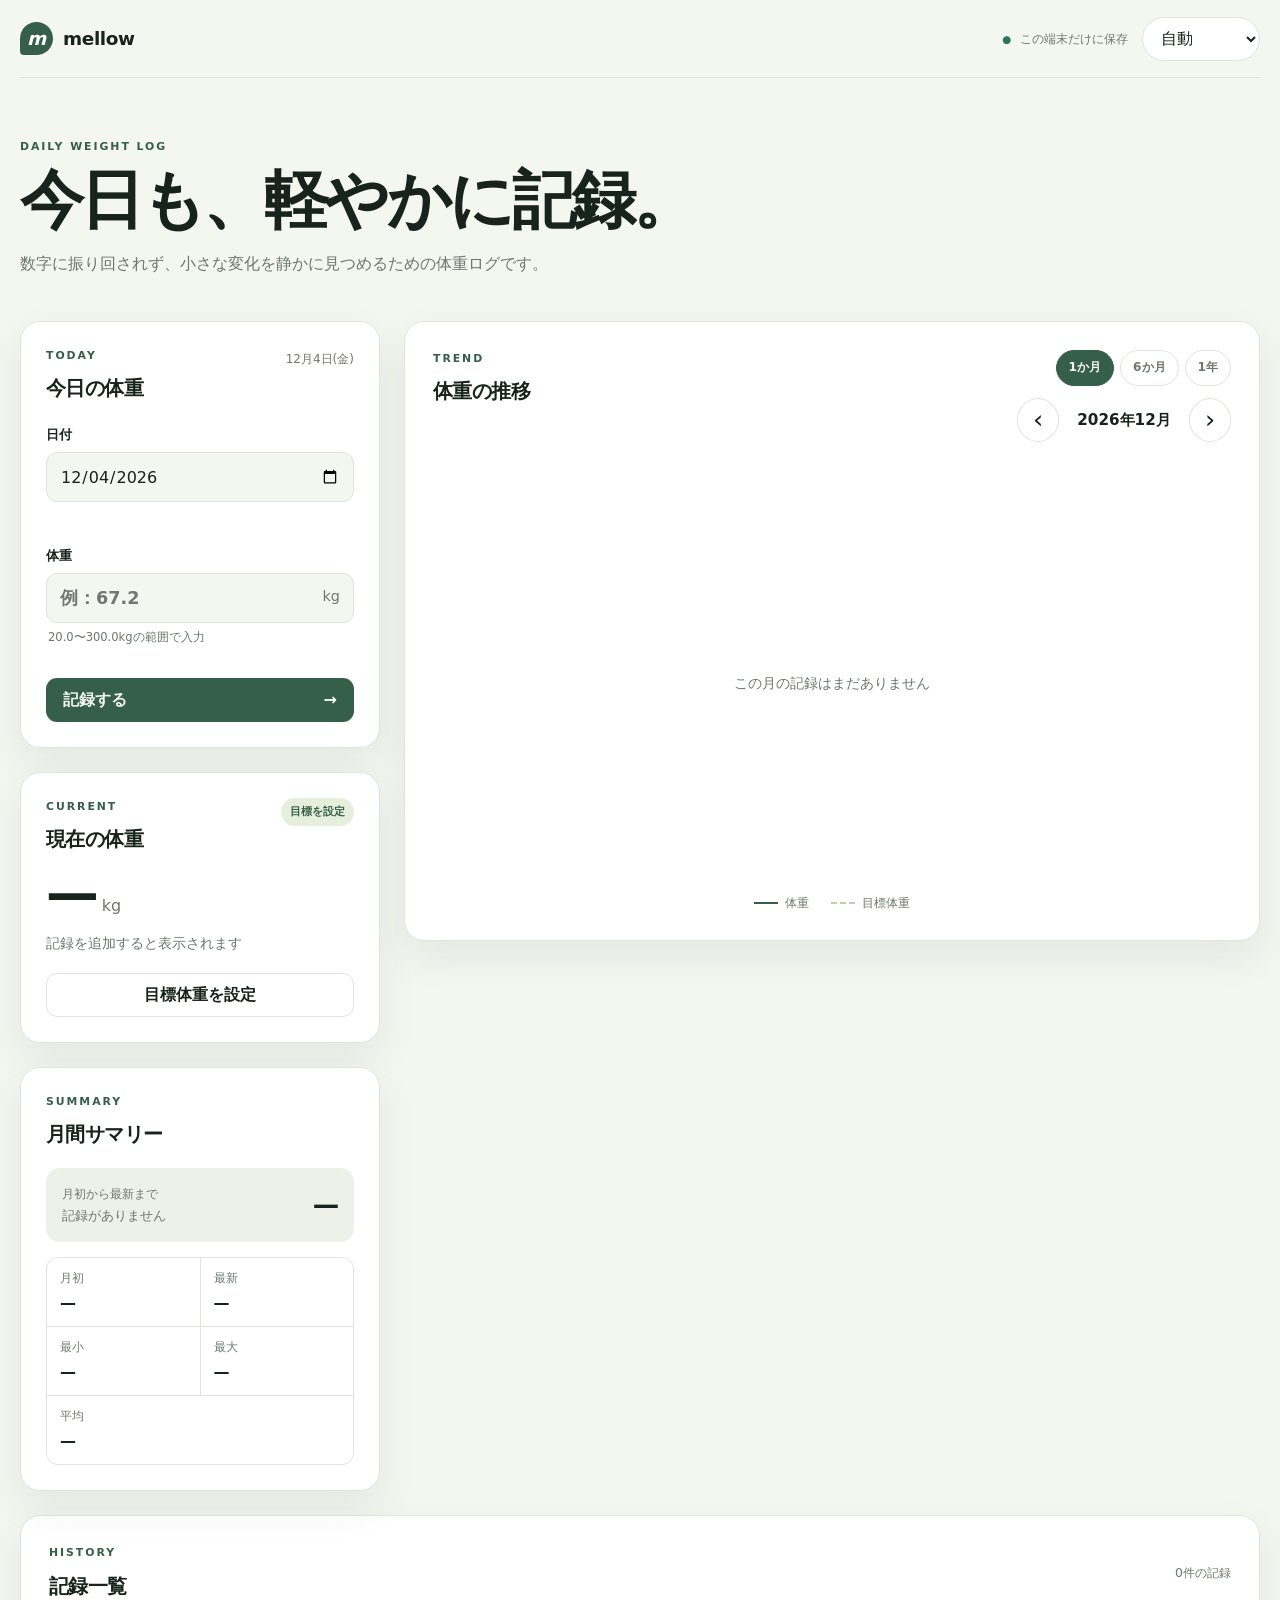
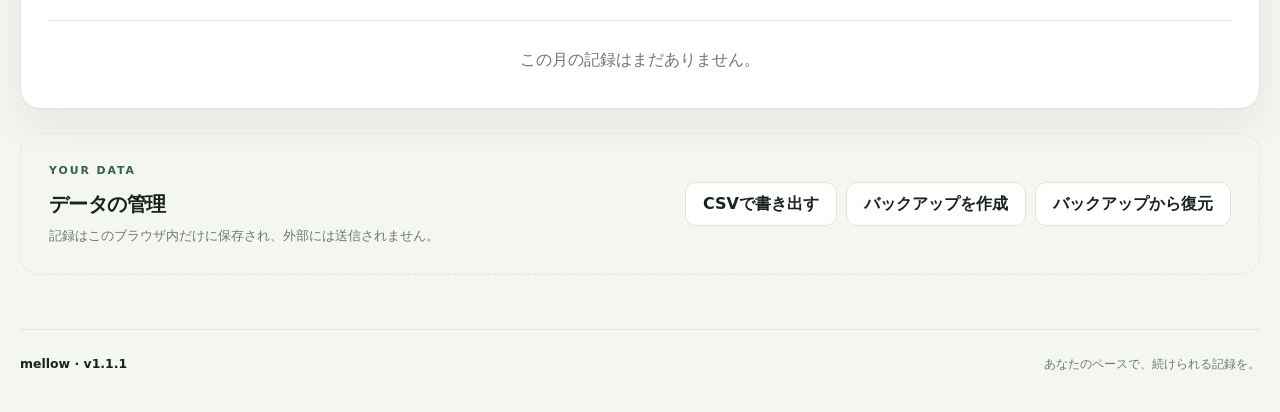
<file: index.html>
<!doctype html>
<html lang="ja" data-theme="auto">
  <head>
    <meta charset="UTF-8" />
    <meta name="viewport" content="width=device-width, initial-scale=1.0, viewport-fit=cover" />
    <meta name="theme-color" content="#f7f8f3" />
    <meta name="description" content="体重を端末内だけで記録・振り返りできる軽量ライフログアプリ" />
    <meta name="apple-mobile-web-app-capable" content="yes" />
    <meta name="apple-mobile-web-app-status-bar-style" content="default" />
    <meta name="apple-mobile-web-app-title" content="mellow" />
    <title>mellow — 体重記録</title>
    <link rel="icon" href="[data-uri]" />
    <link rel="apple-touch-icon" href="./icons/icon-180.png" />
    <link rel="manifest" href="./manifest.webmanifest" />
    <link rel="stylesheet" href="./styles.css?v=4" />
  </head>
  <body>
    <div class="app-shell">
      <header class="topbar">
        <a class="brand" href="#top" aria-label="mellow ホーム">
          <span class="brand-mark" aria-hidden="true">m</span>
          <span>mellow</span>
        </a>
        <div class="header-actions">
          <span class="local-only"><span aria-hidden="true">●</span> この端末だけに保存</span>
          <label class="theme-control">
            <span class="sr-only">表示テーマ</span>
            <select id="themeSelect" aria-label="表示テーマ">
              <option value="auto">自動</option>
              <option value="light">ライト</option>
              <option value="dark">ダーク</option>
            </select>
          </label>
        </div>
      </header>

      <main id="top">
        <section class="hero" aria-labelledby="pageTitle">
          <p class="eyebrow">DAILY WEIGHT LOG</p>
          <h1 id="pageTitle">今日も、軽やかに記録。</h1>
          <p>数字に振り回されず、小さな変化を静かに見つめるための体重ログです。</p>
        </section>

        <div class="dashboard">
            <section class="card entry-card" aria-labelledby="entryTitle">
              <div class="section-heading">
                <div>
                  <p class="section-kicker">TODAY</p>
                  <h2 id="entryTitle">今日の体重</h2>
                </div>
                <span class="today-badge" id="todayBadge"></span>
              </div>
              <form id="weightForm" novalidate>
                <div class="field">
                  <label for="dateInput">日付</label>
                  <input id="dateInput" name="date" type="date" required />
                  <p class="field-error" id="dateError" role="alert"></p>
                </div>
                <div class="field">
                  <label for="weightInput">体重</label>
                  <div class="unit-input">
                    <input id="weightInput" name="weight" type="number" inputmode="decimal" min="20" max="300" step="0.1" placeholder="例：67.2" required aria-describedby="weightHint weightError" />
                    <span>kg</span>
                  </div>
                  <p class="field-hint" id="weightHint">20.0〜300.0kgの範囲で入力</p>
                  <p class="field-error" id="weightError" role="alert"></p>
                </div>
                <button class="primary-button" type="submit" id="submitButton">記録する <span aria-hidden="true">→</span></button>
                <button class="text-button hidden" type="button" id="cancelEditButton">編集をキャンセル</button>
              </form>
            </section>

            <section class="card current-card" aria-labelledby="currentTitle">
              <div class="section-heading compact">
                <div>
                  <p class="section-kicker">CURRENT</p>
                  <h2 id="currentTitle">現在の体重</h2>
                </div>
                <span class="status-pill" id="goalStatus">目標を設定</span>
              </div>
              <div class="current-value"><strong id="currentWeight">—</strong><span>kg</span></div>
              <p class="goal-distance" id="goalDistance">記録を追加すると表示されます</p>
              <button class="secondary-button" type="button" id="openGoalButton">目標体重を設定</button>
            </section>

            <section class="card summary-card" aria-labelledby="summaryTitle">
              <div class="section-heading compact">
                <div>
                  <p class="section-kicker">SUMMARY</p>
                  <h2 id="summaryTitle">月間サマリー</h2>
                </div>
              </div>
              <div class="change-block neutral" id="changeBlock">
                <span>月初から最新まで</span>
                <strong id="changeValue">—</strong>
                <small id="changeRoute">記録がありません</small>
              </div>
              <dl class="summary-grid">
                <div><dt>月初</dt><dd id="firstWeight">—</dd></div>
                <div><dt>最新</dt><dd id="latestWeight">—</dd></div>
                <div><dt>最小</dt><dd id="minWeight">—</dd></div>
                <div><dt>最大</dt><dd id="maxWeight">—</dd></div>
                <div class="wide"><dt>平均</dt><dd id="avgWeight">—</dd></div>
              </dl>
            </section>
            <section class="card chart-card" aria-labelledby="chartTitle">
              <div class="chart-header">
                <div>
                  <p class="section-kicker">TREND</p>
                  <h2 id="chartTitle">体重の推移</h2>
                </div>
                <div class="chart-controls">
                  <div class="period-tabs" role="group" aria-label="グラフの表示期間">
                    <button type="button" data-period="month" aria-pressed="true">1か月</button>
                    <button type="button" data-period="halfYear" aria-pressed="false">6か月</button>
                    <button type="button" data-period="year" aria-pressed="false">1年</button>
                  </div>
                  <nav class="month-nav" aria-label="表示期間の変更">
                    <button type="button" id="prevMonth" aria-label="前の月を基準に表示">‹</button>
                    <strong id="monthLabel" aria-live="polite"></strong>
                    <button type="button" id="nextMonth" aria-label="次の月を基準に表示">›</button>
                  </nav>
                </div>
              </div>
              <div class="chart-wrap">
                <canvas id="weightChart" role="img" aria-label="選択月の体重推移グラフ"></canvas>
                <div class="chart-empty hidden" id="chartEmpty">この月の記録はまだありません</div>
              </div>
              <div class="chart-legend" aria-hidden="true"><span><i class="legend-line"></i>体重</span><span><i class="legend-dash"></i>目標体重</span></div>
            </section>
        </div>

        <section class="card records-card" aria-labelledby="recordsTitle">
          <div class="records-header">
            <div>
              <p class="section-kicker">HISTORY</p>
              <h2 id="recordsTitle">記録一覧</h2>
            </div>
            <span id="recordCount">0件の記録</span>
          </div>
          <div id="recordsList" class="records-list"></div>
          <p id="recordsEmpty" class="empty-message">この月の記録はまだありません。</p>
        </section>

        <section class="data-section" aria-labelledby="dataTitle">
          <div>
            <p class="section-kicker">YOUR DATA</p>
            <h2 id="dataTitle">データの管理</h2>
            <p>記録はこのブラウザ内だけに保存され、外部には送信されません。</p>
          </div>
          <div class="data-actions">
            <button class="secondary-button" type="button" id="exportCsvButton">CSVで書き出す</button>
            <button class="secondary-button" type="button" id="backupButton">バックアップを作成</button>
            <label class="secondary-button file-button">バックアップから復元<input id="restoreInput" type="file" accept="application/json,.json" /></label>
          </div>
        </section>
      </main>
      <footer><span>mellow · v1.1.1</span><p>あなたのペースで、続けられる記録を。</p></footer>
    </div>

    <dialog id="goalDialog" aria-labelledby="goalDialogTitle">
      <form method="dialog" id="goalForm">
        <div class="dialog-heading"><div><p class="section-kicker">GOAL</p><h2 id="goalDialogTitle">目標体重を設定</h2></div><button value="cancel" class="icon-button" aria-label="閉じる">×</button></div>
        <div class="field"><label for="goalInput">目標体重</label><div class="unit-input"><input id="goalInput" type="number" inputmode="decimal" min="20" max="300" step="0.1" placeholder="例：63.0" /><span>kg</span></div><p class="field-error" id="goalError" role="alert"></p></div>
        <div class="dialog-actions"><button type="button" class="text-button" id="removeGoalButton">目標を削除</button><button type="submit" class="primary-button" value="save">保存する</button></div>
      </form>
    </dialog>

    <dialog id="deleteDialog" aria-labelledby="deleteDialogTitle">
      <form method="dialog">
        <h2 id="deleteDialogTitle">この記録を削除しますか？</h2>
        <p id="deleteDescription"></p>
        <div class="dialog-actions"><button value="cancel" class="secondary-button">キャンセル</button><button value="confirm" class="danger-button" id="confirmDeleteButton">削除する</button></div>
      </form>
    </dialog>
    <div class="toast" id="toast" role="status" aria-live="polite"></div>
    <script src="./app.js?v=5" defer></script>
  </body>
</html>
</file>
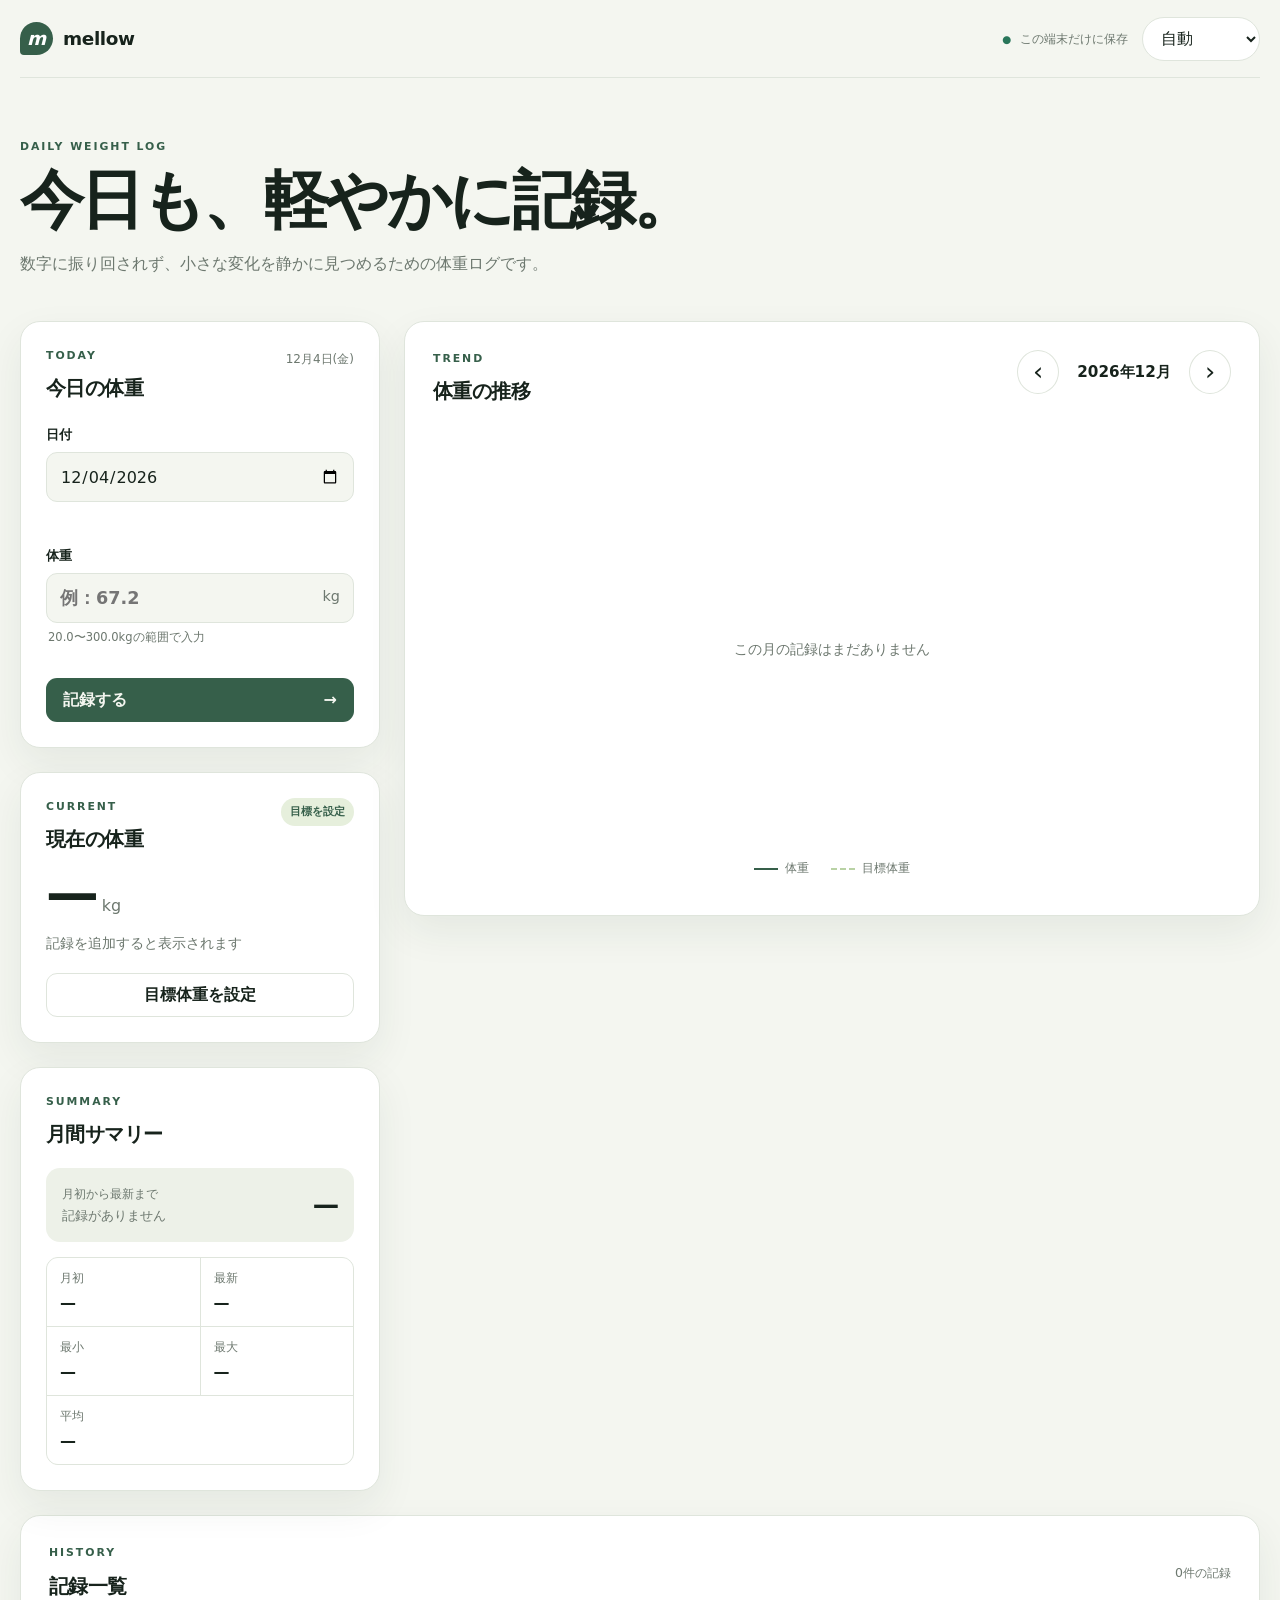
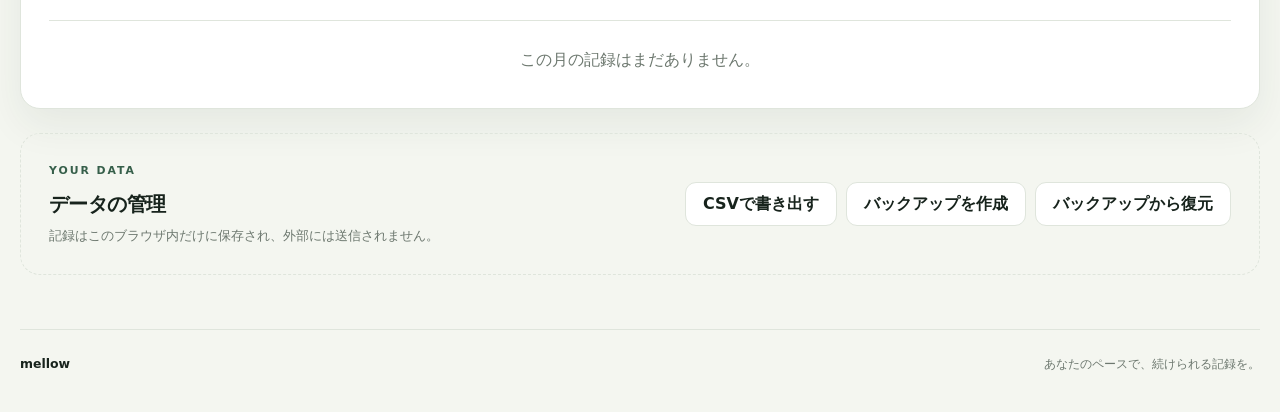
<file: mellow.html>
<!doctype html>
<html lang="ja" data-theme="auto">
  <head>
    <meta charset="UTF-8" />
    <meta name="viewport" content="width=device-width, initial-scale=1.0" />
    <meta name="theme-color" content="#f7f8f3" />
    <meta name="description" content="体重を端末内だけで記録・振り返りできる軽量ライフログアプリ" />
    <title>mellow — 体重記録</title>
    <link rel="icon" href="[data-uri]" />
    <style>
:root {
  color-scheme: light;
  --bg: #f4f6f0;
  --surface: #ffffff;
  --surface-soft: #edf1e8;
  --ink: #17231c;
  --muted: #6d786f;
  --line: #dfe5dc;
  --accent: #365f4a;
  --accent-2: #b9d2a5;
  --accent-soft: #e6efdc;
  --good: #28765a;
  --bad: #bd5b4b;
  --shadow: 0 16px 40px rgba(31, 52, 40, 0.07);
}

[data-theme="dark"] {
  color-scheme: dark;
  --bg: #111714;
  --surface: #1a231e;
  --surface-soft: #222e27;
  --ink: #edf2ed;
  --muted: #a7b2aa;
  --line: #344139;
  --accent: #acd097;
  --accent-2: #739465;
  --accent-soft: #293a2e;
  --good: #83d6b4;
  --bad: #f09a8a;
  --shadow: 0 18px 45px rgba(0, 0, 0, 0.22);
}

@media (prefers-color-scheme: dark) {
  [data-theme="auto"] {
    color-scheme: dark;
    --bg: #111714; --surface: #1a231e; --surface-soft: #222e27; --ink: #edf2ed;
    --muted: #a7b2aa; --line: #344139; --accent: #acd097; --accent-2: #739465;
    --accent-soft: #293a2e; --good: #83d6b4; --bad: #f09a8a; --shadow: 0 18px 45px rgba(0,0,0,.22);
  }
}

* { box-sizing: border-box; }
html { scroll-behavior: smooth; }
body { margin: 0; background: var(--bg); color: var(--ink); font-family: Inter, "Noto Sans JP", "Hiragino Sans", "Yu Gothic", system-ui, sans-serif; font-size: 16px; line-height: 1.6; }
button, input, select { font: inherit; }
button, select, .file-button { min-height: 44px; }
button, .file-button { cursor: pointer; }
button:focus-visible, input:focus-visible, select:focus-visible, .file-button:focus-within { outline: 3px solid color-mix(in srgb, var(--accent) 45%, transparent); outline-offset: 2px; }
.sr-only { position: absolute; width: 1px; height: 1px; padding: 0; margin: -1px; overflow: hidden; clip: rect(0,0,0,0); white-space: nowrap; border: 0; }
.hidden { display: none !important; }

.app-shell { width: min(1240px, calc(100% - 40px)); margin: 0 auto; }
.topbar { min-height: 78px; display: flex; align-items: center; justify-content: space-between; border-bottom: 1px solid var(--line); }
.brand { display: inline-flex; align-items: center; gap: 10px; color: var(--ink); text-decoration: none; font-weight: 700; font-size: 1.15rem; letter-spacing: -.02em; }
.brand-mark { display: grid; place-items: center; width: 33px; height: 33px; border-radius: 50% 50% 50% 12%; color: #fff; background: var(--accent); font-style: italic; }
.header-actions { display: flex; align-items: center; gap: 14px; }
.local-only { font-size: .78rem; color: var(--muted); }
.local-only span { color: var(--good); font-size: .65rem; margin-right: 5px; }
.theme-control select { border: 1px solid var(--line); border-radius: 999px; padding: 0 34px 0 14px; color: var(--ink); background: var(--surface); }

.hero { padding: 60px 0 44px; max-width: 690px; }
.eyebrow, .section-kicker { margin: 0 0 8px; color: var(--accent); font-size: .68rem; font-weight: 700; letter-spacing: .18em; }
.hero h1 { margin: 0 0 12px; font-size: clamp(2.1rem, 5vw, 4rem); line-height: 1.18; letter-spacing: -.055em; }
.hero > p:last-child { margin: 0; color: var(--muted); font-size: 1.02rem; }

.dashboard { display: grid; grid-template-columns: minmax(300px, 360px) minmax(0, 1fr); gap: 24px; align-items: start; }
.entry-card { grid-column: 1; grid-row: 1; }
.current-card { grid-column: 1; grid-row: 2; }
.summary-card { grid-column: 1; grid-row: 3; }
.chart-card { grid-column: 2; grid-row: 1 / span 3; }
.card { background: var(--surface); border: 1px solid var(--line); border-radius: 20px; box-shadow: var(--shadow); }
.entry-card, .current-card, .summary-card { padding: 25px; }
.section-heading, .chart-header, .records-header, .dialog-heading { display: flex; justify-content: space-between; align-items: flex-start; gap: 16px; }
.section-heading h2, .chart-header h2, .records-header h2, .data-section h2, dialog h2 { margin: 0; font-size: 1.25rem; letter-spacing: -.03em; }
.today-badge { font-size: .75rem; color: var(--muted); padding-top: 3px; }
.field { margin-top: 20px; }
.field label { display: block; margin-bottom: 7px; font-size: .82rem; font-weight: 600; }
input { width: 100%; height: 50px; border: 1px solid var(--line); border-radius: 11px; padding: 0 13px; background: var(--bg); color: var(--ink); transition: border-color .2s, box-shadow .2s; }
input:focus { border-color: var(--accent); box-shadow: 0 0 0 3px color-mix(in srgb, var(--accent) 12%, transparent); outline: 0; }
.unit-input { position: relative; }
.unit-input input { padding-right: 50px; font-size: 1.1rem; font-weight: 600; }
.unit-input span { position: absolute; right: 14px; top: 12px; color: var(--muted); font-size: .9rem; }
.field-hint, .field-error { min-height: 18px; margin: 5px 2px 0; font-size: .72rem; }
.field-hint { color: var(--muted); }
.field-error { color: var(--bad); font-weight: 600; }
.primary-button, .secondary-button, .danger-button, .text-button, .icon-button { border: 0; border-radius: 11px; padding: 0 17px; font-weight: 600; }
.primary-button { width: 100%; margin-top: 8px; display: flex; align-items: center; justify-content: space-between; background: var(--accent); color: var(--bg); }
.secondary-button { border: 1px solid var(--line); background: var(--surface); color: var(--ink); }
.danger-button { background: var(--bad); color: white; }
.text-button { background: transparent; color: var(--muted); }
#cancelEditButton { width: 100%; margin-top: 4px; }
.status-pill { border-radius: 999px; padding: 5px 9px; background: var(--accent-soft); color: var(--accent); font-size: .7rem; font-weight: 700; }
.current-value { margin: 12px 0 0; line-height: 1; }
.current-value strong { font-size: 3.3rem; letter-spacing: -.06em; }
.current-value span { margin-left: 6px; color: var(--muted); }
.goal-distance { margin: 12px 0 18px; color: var(--muted); font-size: .88rem; }
.current-card .secondary-button { width: 100%; }

.change-block { margin: 18px 0 15px; padding: 16px; border-radius: 14px; background: var(--surface-soft); display: grid; grid-template-columns: 1fr auto; align-items: end; }
.change-block span { font-size: .74rem; color: var(--muted); }
.change-block strong { grid-row: span 2; font-size: 1.65rem; letter-spacing: -.04em; }
.change-block small { color: var(--muted); }
.change-block.loss strong { color: var(--good); }
.change-block.gain strong { color: var(--bad); }
.summary-grid { margin: 0; display: grid; grid-template-columns: 1fr 1fr; gap: 1px; background: var(--line); border: 1px solid var(--line); border-radius: 12px; overflow: hidden; }
.summary-grid div { background: var(--surface); padding: 11px 13px; }
.summary-grid .wide { grid-column: 1 / -1; }
.summary-grid dt { color: var(--muted); font-size: .72rem; }
.summary-grid dd { margin: 2px 0 0; font-weight: 700; }

.chart-card { padding: 28px; min-height: 595px; }
.month-nav { display: grid; grid-template-columns: 42px minmax(120px, auto) 42px; align-items: center; gap: 5px; }
.month-nav button { border: 1px solid var(--line); border-radius: 50%; background: var(--surface); color: var(--ink); font-size: 1.6rem; line-height: 1; }
.month-nav strong { text-align: center; font-size: .95rem; }
.chart-wrap { position: relative; height: 420px; margin-top: 32px; }
#weightChart { width: 100%; height: 100%; display: block; }
.chart-empty { position: absolute; inset: 0; display: grid; place-items: center; color: var(--muted); font-size: .9rem; }
.chart-legend { display: flex; justify-content: center; gap: 22px; color: var(--muted); font-size: .72rem; }
.chart-legend span { display: flex; align-items: center; gap: 7px; }
.chart-legend i { width: 24px; height: 0; border-top: 2px solid var(--accent); }
.chart-legend .legend-dash { border-top-style: dashed; border-color: var(--accent-2); }

.records-card { margin-top: 24px; padding: 28px; }
.records-header { align-items: center; padding-bottom: 18px; border-bottom: 1px solid var(--line); }
.records-header > span { color: var(--muted); font-size: .78rem; }
.record-row { display: grid; grid-template-columns: 1fr auto auto; gap: 18px; align-items: center; padding: 17px 4px; border-bottom: 1px solid var(--line); }
.record-date { display: flex; align-items: baseline; gap: 10px; }
.record-date strong { min-width: 44px; font-size: 1.3rem; }
.record-date span { color: var(--muted); font-size: .78rem; }
.record-weight { font-size: 1.16rem; font-weight: 700; }
.record-actions { display: flex; gap: 6px; }
.record-actions button { min-width: 48px; border: 0; background: transparent; color: var(--muted); font-size: .8rem; }
.record-actions .delete { color: var(--bad); }
.empty-message { margin: 26px 0 8px; text-align: center; color: var(--muted); }

.data-section { margin: 24px 0 54px; padding: 28px; display: flex; justify-content: space-between; align-items: center; gap: 28px; border: 1px dashed var(--line); border-radius: 20px; }
.data-section p:last-child { margin: 5px 0 0; color: var(--muted); font-size: .82rem; }
.data-actions { display: flex; flex-wrap: wrap; justify-content: flex-end; gap: 9px; }
.file-button { display: inline-flex; align-items: center; padding: 0 17px; }
.file-button input { position: absolute; width: 1px; height: 1px; opacity: 0; pointer-events: none; }
footer { padding: 24px 0 38px; display: flex; justify-content: space-between; border-top: 1px solid var(--line); color: var(--muted); font-size: .78rem; }
footer span { color: var(--ink); font-weight: 700; }
footer p { margin: 0; }

dialog { width: min(440px, calc(100% - 32px)); border: 1px solid var(--line); border-radius: 20px; padding: 26px; background: var(--surface); color: var(--ink); box-shadow: 0 24px 80px rgba(0,0,0,.25); }
dialog::backdrop { background: rgba(14, 24, 18, .55); backdrop-filter: blur(4px); }
.icon-button { width: 44px; padding: 0; background: var(--surface-soft); color: var(--muted); font-size: 1.5rem; }
.dialog-actions { margin-top: 24px; display: flex; justify-content: flex-end; gap: 9px; }
.dialog-actions .primary-button { width: auto; margin: 0; }
.toast { position: fixed; left: 50%; bottom: 24px; z-index: 10; transform: translate(-50%, 20px); padding: 11px 18px; border-radius: 999px; background: var(--ink); color: var(--bg); font-size: .82rem; box-shadow: var(--shadow); opacity: 0; pointer-events: none; transition: .25s ease; }
.toast.show { opacity: 1; transform: translate(-50%, 0); }

@media (max-width: 820px) {
  .app-shell { width: min(100% - 28px, 680px); }
  .topbar { min-height: 68px; }
  .local-only { display: none; }
  .hero { padding: 38px 2px 30px; }
  .hero h1 { font-size: 2.35rem; }
  .dashboard { display: flex; flex-direction: column; align-items: stretch; gap: 18px; }
  .entry-card, .current-card, .summary-card, .chart-card { width: auto; min-width: 0; align-self: stretch; grid-column: auto; grid-row: auto; }
  .entry-card { order: 1; }
  .current-card { order: 2; }
  .chart-card { order: 3; }
  .summary-card { order: 4; }
  .records-card { order: 5; }
  .chart-card { width: 100%; min-height: 455px; padding: 22px 17px; }
  .chart-wrap { height: 310px; margin-top: 22px; }
  .month-nav { grid-template-columns: 40px minmax(104px, auto) 40px; }
  .records-card { margin-top: 18px; padding: 22px 18px; }
  .data-section { flex-direction: column; align-items: stretch; }
  .data-actions { justify-content: stretch; }
  .data-actions > * { flex: 1 1 100%; justify-content: center; text-align: center; }
}

@media (max-width: 480px) {
  .app-shell { width: calc(100% - 22px); }
  .topbar { min-height: 62px; }
  .brand { gap: 8px; font-size: 1rem; }
  .brand-mark { width: 30px; height: 30px; }
  .theme-control select { max-width: 104px; padding-left: 12px; }
  .hero { padding: 30px 2px 25px; }
  .hero h1 { font-size: 2rem; }
  .hero > p:last-child { font-size: .94rem; }
  .entry-card, .current-card, .summary-card { padding: 21px 18px; }
  .card { border-radius: 17px; }
  .chart-header { display: block; }
  .month-nav { margin-top: 16px; width: 100%; grid-template-columns: 44px 1fr 44px; }
  .chart-card { min-height: 420px; padding: 21px 14px 17px; }
  .chart-wrap { height: 280px; margin-top: 18px; }
  .chart-legend { margin-top: 3px; }
  .current-value strong { font-size: 3rem; }
  .records-header { gap: 10px; }
  .record-row { grid-template-columns: 1fr auto; gap: 8px 14px; }
  .record-actions { grid-column: 1 / -1; justify-content: flex-end; }
  .record-actions button { min-height: 42px; }
  footer { display: block; }
  footer p { margin-top: 4px; }
}

@media (max-width: 350px) {
  .app-shell { width: calc(100% - 16px); }
  .hero h1 { font-size: 1.75rem; }
  .entry-card, .current-card, .summary-card, .records-card { padding-left: 15px; padding-right: 15px; }
  .section-heading { gap: 8px; }
  .status-pill { max-width: 112px; text-align: center; }
  .change-block { grid-template-columns: 1fr; }
  .change-block strong { grid-row: auto; margin: 4px 0; }
}

@media (prefers-reduced-motion: reduce) { *, *::before, *::after { scroll-behavior: auto !important; transition: none !important; } }

    </style>
  </head>
  <body>
    <div class="app-shell">
      <header class="topbar">
        <a class="brand" href="#top" aria-label="mellow ホーム">
          <span class="brand-mark" aria-hidden="true">m</span>
          <span>mellow</span>
        </a>
        <div class="header-actions">
          <span class="local-only"><span aria-hidden="true">●</span> この端末だけに保存</span>
          <label class="theme-control">
            <span class="sr-only">表示テーマ</span>
            <select id="themeSelect" aria-label="表示テーマ">
              <option value="auto">自動</option>
              <option value="light">ライト</option>
              <option value="dark">ダーク</option>
            </select>
          </label>
        </div>
      </header>

      <main id="top">
        <section class="hero" aria-labelledby="pageTitle">
          <p class="eyebrow">DAILY WEIGHT LOG</p>
          <h1 id="pageTitle">今日も、軽やかに記録。</h1>
          <p>数字に振り回されず、小さな変化を静かに見つめるための体重ログです。</p>
        </section>

        <div class="dashboard">
            <section class="card entry-card" aria-labelledby="entryTitle">
              <div class="section-heading">
                <div>
                  <p class="section-kicker">TODAY</p>
                  <h2 id="entryTitle">今日の体重</h2>
                </div>
                <span class="today-badge" id="todayBadge"></span>
              </div>
              <form id="weightForm" novalidate>
                <div class="field">
                  <label for="dateInput">日付</label>
                  <input id="dateInput" name="date" type="date" required />
                  <p class="field-error" id="dateError" role="alert"></p>
                </div>
                <div class="field">
                  <label for="weightInput">体重</label>
                  <div class="unit-input">
                    <input id="weightInput" name="weight" type="number" inputmode="decimal" min="20" max="300" step="0.1" placeholder="例：67.2" required aria-describedby="weightHint weightError" />
                    <span>kg</span>
                  </div>
                  <p class="field-hint" id="weightHint">20.0〜300.0kgの範囲で入力</p>
                  <p class="field-error" id="weightError" role="alert"></p>
                </div>
                <button class="primary-button" type="submit" id="submitButton">記録する <span aria-hidden="true">→</span></button>
                <button class="text-button hidden" type="button" id="cancelEditButton">編集をキャンセル</button>
              </form>
            </section>

            <section class="card current-card" aria-labelledby="currentTitle">
              <div class="section-heading compact">
                <div>
                  <p class="section-kicker">CURRENT</p>
                  <h2 id="currentTitle">現在の体重</h2>
                </div>
                <span class="status-pill" id="goalStatus">目標を設定</span>
              </div>
              <div class="current-value"><strong id="currentWeight">—</strong><span>kg</span></div>
              <p class="goal-distance" id="goalDistance">記録を追加すると表示されます</p>
              <button class="secondary-button" type="button" id="openGoalButton">目標体重を設定</button>
            </section>

            <section class="card summary-card" aria-labelledby="summaryTitle">
              <div class="section-heading compact">
                <div>
                  <p class="section-kicker">SUMMARY</p>
                  <h2 id="summaryTitle">月間サマリー</h2>
                </div>
              </div>
              <div class="change-block neutral" id="changeBlock">
                <span>月初から最新まで</span>
                <strong id="changeValue">—</strong>
                <small id="changeRoute">記録がありません</small>
              </div>
              <dl class="summary-grid">
                <div><dt>月初</dt><dd id="firstWeight">—</dd></div>
                <div><dt>最新</dt><dd id="latestWeight">—</dd></div>
                <div><dt>最小</dt><dd id="minWeight">—</dd></div>
                <div><dt>最大</dt><dd id="maxWeight">—</dd></div>
                <div class="wide"><dt>平均</dt><dd id="avgWeight">—</dd></div>
              </dl>
            </section>
            <section class="card chart-card" aria-labelledby="chartTitle">
              <div class="chart-header">
                <div>
                  <p class="section-kicker">TREND</p>
                  <h2 id="chartTitle">体重の推移</h2>
                </div>
                <nav class="month-nav" aria-label="表示月の変更">
                  <button type="button" id="prevMonth" aria-label="前月を表示">‹</button>
                  <strong id="monthLabel" aria-live="polite"></strong>
                  <button type="button" id="nextMonth" aria-label="翌月を表示">›</button>
                </nav>
              </div>
              <div class="chart-wrap">
                <canvas id="weightChart" role="img" aria-label="選択月の体重推移グラフ"></canvas>
                <div class="chart-empty hidden" id="chartEmpty">この月の記録はまだありません</div>
              </div>
              <div class="chart-legend" aria-hidden="true"><span><i class="legend-line"></i>体重</span><span><i class="legend-dash"></i>目標体重</span></div>
            </section>
        </div>

        <section class="card records-card" aria-labelledby="recordsTitle">
          <div class="records-header">
            <div>
              <p class="section-kicker">HISTORY</p>
              <h2 id="recordsTitle">記録一覧</h2>
            </div>
            <span id="recordCount">0件の記録</span>
          </div>
          <div id="recordsList" class="records-list"></div>
          <p id="recordsEmpty" class="empty-message">この月の記録はまだありません。</p>
        </section>

        <section class="data-section" aria-labelledby="dataTitle">
          <div>
            <p class="section-kicker">YOUR DATA</p>
            <h2 id="dataTitle">データの管理</h2>
            <p>記録はこのブラウザ内だけに保存され、外部には送信されません。</p>
          </div>
          <div class="data-actions">
            <button class="secondary-button" type="button" id="exportCsvButton">CSVで書き出す</button>
            <button class="secondary-button" type="button" id="backupButton">バックアップを作成</button>
            <label class="secondary-button file-button">バックアップから復元<input id="restoreInput" type="file" accept="application/json,.json" /></label>
          </div>
        </section>
      </main>
      <footer><span>mellow</span><p>あなたのペースで、続けられる記録を。</p></footer>
    </div>

    <dialog id="goalDialog" aria-labelledby="goalDialogTitle">
      <form method="dialog" id="goalForm">
        <div class="dialog-heading"><div><p class="section-kicker">GOAL</p><h2 id="goalDialogTitle">目標体重を設定</h2></div><button value="cancel" class="icon-button" aria-label="閉じる">×</button></div>
        <div class="field"><label for="goalInput">目標体重</label><div class="unit-input"><input id="goalInput" type="number" inputmode="decimal" min="20" max="300" step="0.1" placeholder="例：63.0" /><span>kg</span></div><p class="field-error" id="goalError" role="alert"></p></div>
        <div class="dialog-actions"><button type="button" class="text-button" id="removeGoalButton">目標を削除</button><button type="submit" class="primary-button" value="save">保存する</button></div>
      </form>
    </dialog>

    <dialog id="deleteDialog" aria-labelledby="deleteDialogTitle">
      <form method="dialog">
        <h2 id="deleteDialogTitle">この記録を削除しますか？</h2>
        <p id="deleteDescription"></p>
        <div class="dialog-actions"><button value="cancel" class="secondary-button">キャンセル</button><button value="confirm" class="danger-button" id="confirmDeleteButton">削除する</button></div>
      </form>
    </dialog>
    <div class="toast" id="toast" role="status" aria-live="polite"></div>
    <script>
"use strict";

const STORAGE_KEYS = {
  records: "mellow.weightRecords.v1",
  goal: "mellow.goalWeight.v1",
  theme: "mellow.theme.v1",
};

const state = {
  records: loadRecords(),
  goal: loadNumber(STORAGE_KEYS.goal),
  selectedMonth: startOfMonth(new Date()),
  editingDate: null,
  deleteDate: null,
};

const $ = (selector) => document.querySelector(selector);
const elements = {
  form: $("#weightForm"), date: $("#dateInput"), weight: $("#weightInput"), dateError: $("#dateError"), weightError: $("#weightError"),
  submit: $("#submitButton"), cancelEdit: $("#cancelEditButton"), todayBadge: $("#todayBadge"),
  monthLabel: $("#monthLabel"), prevMonth: $("#prevMonth"), nextMonth: $("#nextMonth"), canvas: $("#weightChart"), chartEmpty: $("#chartEmpty"),
  currentWeight: $("#currentWeight"), goalDistance: $("#goalDistance"), goalStatus: $("#goalStatus"), openGoal: $("#openGoalButton"),
  goalDialog: $("#goalDialog"), goalForm: $("#goalForm"), goalInput: $("#goalInput"), goalError: $("#goalError"), removeGoal: $("#removeGoalButton"),
  changeBlock: $("#changeBlock"), changeValue: $("#changeValue"), changeRoute: $("#changeRoute"), firstWeight: $("#firstWeight"), latestWeight: $("#latestWeight"), minWeight: $("#minWeight"), maxWeight: $("#maxWeight"), avgWeight: $("#avgWeight"),
  recordsList: $("#recordsList"), recordsEmpty: $("#recordsEmpty"), recordCount: $("#recordCount"),
  deleteDialog: $("#deleteDialog"), deleteDescription: $("#deleteDescription"), confirmDelete: $("#confirmDeleteButton"),
  themeSelect: $("#themeSelect"), exportCsv: $("#exportCsvButton"), backup: $("#backupButton"), restore: $("#restoreInput"), toast: $("#toast"),
};

function loadRecords() {
  try {
    const value = JSON.parse(localStorage.getItem(STORAGE_KEYS.records) || "[]");
    if (!Array.isArray(value)) return [];
    return value.filter(isValidRecord).map(({ date, weight }) => ({ date, weight: Number(weight) }));
  } catch { return []; }
}

function loadNumber(key) {
  const value = Number(localStorage.getItem(key));
  return Number.isFinite(value) && value >= 20 && value <= 300 ? value : null;
}

function isValidRecord(record) {
  return record && /^\d{4}-\d{2}-\d{2}$/.test(record.date) && Number.isFinite(Number(record.weight)) && Number(record.weight) >= 20 && Number(record.weight) <= 300;
}

function localDateString(date = new Date()) {
  const year = date.getFullYear();
  const month = String(date.getMonth() + 1).padStart(2, "0");
  const day = String(date.getDate()).padStart(2, "0");
  return `${year}-${month}-${day}`;
}

function parseLocalDate(value) {
  const [year, month, day] = value.split("-").map(Number);
  return new Date(year, month - 1, day);
}

function startOfMonth(date) { return new Date(date.getFullYear(), date.getMonth(), 1); }
function monthKey(date) { return localDateString(date).slice(0, 7); }
function formatWeight(value) { return Number.isFinite(value) ? `${value.toFixed(1)}kg` : "—"; }
function selectedRecords() { return state.records.filter((record) => record.date.startsWith(monthKey(state.selectedMonth))).sort((a, b) => a.date.localeCompare(b.date)); }

function saveRecords() {
  state.records.sort((a, b) => a.date.localeCompare(b.date));
  localStorage.setItem(STORAGE_KEYS.records, JSON.stringify(state.records));
}

function validateWeight(value) {
  const number = Number(value);
  if (value === "" || !Number.isFinite(number)) return "体重を入力してください。";
  if (number < 20 || number > 300) return "20.0〜300.0kgの範囲で入力してください。";
  if (Math.round(number * 10) !== number * 10) return "小数第1位までで入力してください。";
  return "";
}

function setFieldError(input, errorElement, message) {
  errorElement.textContent = message;
  input.setAttribute("aria-invalid", message ? "true" : "false");
}

function handleSubmit(event) {
  event.preventDefault();
  const date = elements.date.value;
  const weightError = validateWeight(elements.weight.value);
  const dateError = !date ? "日付を選択してください。" : "";
  setFieldError(elements.date, elements.dateError, dateError);
  setFieldError(elements.weight, elements.weightError, weightError);
  if (dateError || weightError) return;

  const weight = Number(Number(elements.weight.value).toFixed(1));
  if (state.editingDate && state.editingDate !== date) {
    state.records = state.records.filter((record) => record.date !== state.editingDate);
  }
  const existingIndex = state.records.findIndex((record) => record.date === date);
  if (existingIndex >= 0) state.records[existingIndex] = { ...state.records[existingIndex], date, weight };
  else state.records.push({ date, weight });
  saveRecords();
  state.selectedMonth = startOfMonth(parseLocalDate(date));
  const wasEditing = Boolean(state.editingDate || existingIndex >= 0);
  resetForm();
  render();
  showToast(wasEditing ? "記録を更新しました" : "体重を記録しました");
}

function resetForm() {
  state.editingDate = null;
  elements.date.value = localDateString();
  elements.weight.value = "";
  elements.submit.innerHTML = "記録する <span aria-hidden=\"true\">→</span>";
  elements.cancelEdit.classList.add("hidden");
  setFieldError(elements.date, elements.dateError, "");
  setFieldError(elements.weight, elements.weightError, "");
}

function editRecord(date) {
  const record = state.records.find((item) => item.date === date);
  if (!record) return;
  state.editingDate = date;
  elements.date.value = date;
  elements.weight.value = record.weight.toFixed(1);
  elements.submit.innerHTML = "更新する <span aria-hidden=\"true\">→</span>";
  elements.cancelEdit.classList.remove("hidden");
  elements.weight.focus();
  elements.form.scrollIntoView({ behavior: "smooth", block: "center" });
}

function askDelete(date) {
  const record = state.records.find((item) => item.date === date);
  if (!record) return;
  state.deleteDate = date;
  elements.deleteDescription.textContent = `${formatDateLong(date)}・${formatWeight(record.weight)} の記録は元に戻せません。`;
  elements.deleteDialog.showModal();
}

function deleteRecord() {
  if (!state.deleteDate) return;
  state.records = state.records.filter((record) => record.date !== state.deleteDate);
  if (state.editingDate === state.deleteDate) resetForm();
  saveRecords();
  state.deleteDate = null;
  render();
  showToast("記録を削除しました");
}

function render() {
  const records = selectedRecords();
  elements.monthLabel.textContent = new Intl.DateTimeFormat("ja-JP", { year: "numeric", month: "long" }).format(state.selectedMonth);
  renderCurrent();
  renderSummary(records);
  renderRecords(records);
  drawChart(records);
}

function renderCurrent() {
  const latest = [...state.records].sort((a, b) => b.date.localeCompare(a.date))[0];
  elements.currentWeight.textContent = latest ? latest.weight.toFixed(1) : "—";
  elements.goalStatus.textContent = state.goal ? `目標 ${state.goal.toFixed(1)}kg` : "目標を設定";
  elements.openGoal.textContent = state.goal ? "目標体重を変更" : "目標体重を設定";
  if (!latest) elements.goalDistance.textContent = "記録を追加すると表示されます";
  else if (!state.goal) elements.goalDistance.textContent = "目標を設定すると差が表示されます";
  else {
    const difference = latest.weight - state.goal;
    elements.goalDistance.textContent = Math.abs(difference) < .05 ? "目標体重に到達しています" : difference > 0 ? `目標まであと ${difference.toFixed(1)}kg` : `目標を ${Math.abs(difference).toFixed(1)}kg 達成しています`;
  }
}

function renderSummary(records) {
  const values = records.map((record) => record.weight);
  const first = records[0];
  const latest = records.at(-1);
  const average = values.length ? values.reduce((sum, value) => sum + value, 0) / values.length : NaN;
  elements.firstWeight.textContent = first ? formatWeight(first.weight) : "—";
  elements.latestWeight.textContent = latest ? formatWeight(latest.weight) : "—";
  elements.minWeight.textContent = values.length ? formatWeight(Math.min(...values)) : "—";
  elements.maxWeight.textContent = values.length ? formatWeight(Math.max(...values)) : "—";
  elements.avgWeight.textContent = values.length ? formatWeight(average) : "—";
  elements.changeBlock.className = "change-block neutral";
  if (!first || !latest) {
    elements.changeValue.textContent = "—";
    elements.changeRoute.textContent = "記録がありません";
    return;
  }
  const change = Number((latest.weight - first.weight).toFixed(1));
  elements.changeValue.textContent = `${change > 0 ? "+" : ""}${change.toFixed(1)}kg`;
  elements.changeRoute.textContent = `${first.weight.toFixed(1)}kg → ${latest.weight.toFixed(1)}kg`;
  elements.changeBlock.classList.add(change < 0 ? "loss" : change > 0 ? "gain" : "neutral");
}

function renderRecords(records) {
  const descending = [...records].reverse();
  elements.recordCount.textContent = `${records.length}件の記録`;
  elements.recordsEmpty.classList.toggle("hidden", records.length > 0);
  elements.recordsList.replaceChildren(...descending.map((record) => {
    const row = document.createElement("article");
    row.className = "record-row";
    const date = parseLocalDate(record.date);
    const weekday = new Intl.DateTimeFormat("ja-JP", { weekday: "short" }).format(date);
    row.innerHTML = `<div class="record-date"><strong>${date.getMonth() + 1}/${date.getDate()}</strong><span>${weekday}曜日</span></div><div class="record-weight">${record.weight.toFixed(1)}kg</div><div class="record-actions"><button type="button" data-action="edit" data-date="${record.date}" aria-label="${formatDateLong(record.date)}の記録を編集">編集</button><button type="button" class="delete" data-action="delete" data-date="${record.date}" aria-label="${formatDateLong(record.date)}の記録を削除">削除</button></div>`;
    return row;
  }));
}

function drawChart(records) {
  const canvas = elements.canvas;
  const rect = canvas.getBoundingClientRect();
  if (!rect.width || !rect.height) return;
  const dpr = Math.min(window.devicePixelRatio || 1, 2);
  canvas.width = Math.round(rect.width * dpr);
  canvas.height = Math.round(rect.height * dpr);
  const ctx = canvas.getContext("2d");
  ctx.scale(dpr, dpr);
  ctx.clearRect(0, 0, rect.width, rect.height);
  elements.chartEmpty.classList.toggle("hidden", records.length > 0);
  if (!records.length) return;

  const styles = getComputedStyle(document.documentElement);
  const ink = styles.getPropertyValue("--ink").trim();
  const muted = styles.getPropertyValue("--muted").trim();
  const line = styles.getPropertyValue("--line").trim();
  const accent = styles.getPropertyValue("--accent").trim();
  const goalColor = styles.getPropertyValue("--accent-2").trim();
  const padding = { top: 28, right: 24, bottom: 38, left: rect.width < 480 ? 44 : 54 };
  const width = rect.width - padding.left - padding.right;
  const height = rect.height - padding.top - padding.bottom;
  const daysInMonth = new Date(state.selectedMonth.getFullYear(), state.selectedMonth.getMonth() + 1, 0).getDate();
  const allValues = records.map((record) => record.weight).concat(state.goal || []);
  let min = Math.floor((Math.min(...allValues) - 1) * 2) / 2;
  let max = Math.ceil((Math.max(...allValues) + 1) * 2) / 2;
  if (max - min < 2) { min -= 1; max += 1; }
  const x = (day) => padding.left + ((day - 1) / (daysInMonth - 1)) * width;
  const y = (weight) => padding.top + ((max - weight) / (max - min)) * height;

  ctx.font = "11px system-ui, sans-serif";
  ctx.textAlign = "right";
  ctx.textBaseline = "middle";
  for (let i = 0; i <= 4; i += 1) {
    const value = max - ((max - min) * i) / 4;
    const py = padding.top + (height * i) / 4;
    ctx.strokeStyle = line; ctx.lineWidth = 1; ctx.beginPath(); ctx.moveTo(padding.left, py); ctx.lineTo(rect.width - padding.right, py); ctx.stroke();
    ctx.fillStyle = muted; ctx.fillText(value.toFixed(1), padding.left - 9, py);
  }
  ctx.textAlign = "center"; ctx.textBaseline = "top"; ctx.fillStyle = muted;
  [...new Set([1, 5, 10, 15, 20, 25, daysInMonth])].filter((day) => day <= daysInMonth).forEach((day) => ctx.fillText(String(day), x(day), rect.height - padding.bottom + 12));

  if (state.goal) {
    ctx.strokeStyle = goalColor; ctx.lineWidth = 1.5; ctx.setLineDash([6, 5]); ctx.beginPath(); ctx.moveTo(padding.left, y(state.goal)); ctx.lineTo(rect.width - padding.right, y(state.goal)); ctx.stroke(); ctx.setLineDash([]);
  }
  if (records.length > 1) {
    ctx.strokeStyle = accent; ctx.lineWidth = 2.5; ctx.lineJoin = "round"; ctx.lineCap = "round"; ctx.beginPath();
    records.forEach((record, index) => { const pointX = x(parseLocalDate(record.date).getDate()); const pointY = y(record.weight); index ? ctx.lineTo(pointX, pointY) : ctx.moveTo(pointX, pointY); });
    ctx.stroke();
  }
  records.forEach((record) => {
    ctx.beginPath(); ctx.arc(x(parseLocalDate(record.date).getDate()), y(record.weight), 4.5, 0, Math.PI * 2); ctx.fillStyle = accent; ctx.fill(); ctx.lineWidth = 2; ctx.strokeStyle = ink; ctx.stroke();
  });
}

function formatDateLong(dateString) {
  return new Intl.DateTimeFormat("ja-JP", { year: "numeric", month: "long", day: "numeric" }).format(parseLocalDate(dateString));
}

function changeMonth(amount) {
  state.selectedMonth = new Date(state.selectedMonth.getFullYear(), state.selectedMonth.getMonth() + amount, 1);
  render();
}

function saveGoal(event) {
  event.preventDefault();
  const error = validateWeight(elements.goalInput.value);
  setFieldError(elements.goalInput, elements.goalError, error);
  if (error) return;
  state.goal = Number(Number(elements.goalInput.value).toFixed(1));
  localStorage.setItem(STORAGE_KEYS.goal, String(state.goal));
  elements.goalDialog.close();
  render();
  showToast("目標体重を保存しました");
}

function exportFile(name, content, type) {
  const blob = new Blob([content], { type });
  const url = URL.createObjectURL(blob);
  const link = document.createElement("a");
  link.href = url; link.download = name; link.click();
  setTimeout(() => URL.revokeObjectURL(url), 0);
}

function exportCsv() {
  const rows = ["date,weight", ...[...state.records].sort((a,b) => a.date.localeCompare(b.date)).map((record) => `${record.date},${record.weight.toFixed(1)}`)];
  exportFile(`mellow-weight-${localDateString()}.csv`, `\uFEFF${rows.join("\n")}`, "text/csv;charset=utf-8");
  showToast("CSVを書き出しました");
}

function createBackup() {
  const backup = { app: "mellow", version: 1, exportedAt: new Date().toISOString(), records: state.records, goalWeight: state.goal };
  exportFile(`mellow-backup-${localDateString()}.json`, JSON.stringify(backup, null, 2), "application/json");
  showToast("バックアップを作成しました");
}

async function restoreBackup(event) {
  const file = event.target.files[0];
  if (!file) return;
  try {
    const data = JSON.parse(await file.text());
    if (data.app !== "mellow" || data.version !== 1 || !Array.isArray(data.records) || !data.records.every(isValidRecord)) throw new Error("invalid");
    const deduplicated = new Map(data.records.map((record) => [record.date, { date: record.date, weight: Number(record.weight) }]));
    state.records = [...deduplicated.values()];
    state.goal = data.goalWeight == null ? null : Number(data.goalWeight);
    if (state.goal !== null && validateWeight(String(state.goal))) throw new Error("invalid goal");
    saveRecords();
    if (state.goal === null) localStorage.removeItem(STORAGE_KEYS.goal); else localStorage.setItem(STORAGE_KEYS.goal, String(state.goal));
    render();
    showToast(`${state.records.length}件の記録を復元しました`);
  } catch { showToast("このバックアップは読み込めません"); }
  finally { event.target.value = ""; }
}

let toastTimer;
function showToast(message) {
  elements.toast.textContent = message;
  elements.toast.classList.add("show");
  clearTimeout(toastTimer);
  toastTimer = setTimeout(() => elements.toast.classList.remove("show"), 2400);
}

function applyTheme(theme) {
  document.documentElement.dataset.theme = theme;
  elements.themeSelect.value = theme;
  localStorage.setItem(STORAGE_KEYS.theme, theme);
  requestAnimationFrame(() => drawChart(selectedRecords()));
}

elements.form.addEventListener("submit", handleSubmit);
elements.cancelEdit.addEventListener("click", resetForm);
elements.prevMonth.addEventListener("click", () => changeMonth(-1));
elements.nextMonth.addEventListener("click", () => changeMonth(1));
elements.recordsList.addEventListener("click", (event) => {
  const button = event.target.closest("button[data-action]");
  if (!button) return;
  if (button.dataset.action === "edit") editRecord(button.dataset.date);
  if (button.dataset.action === "delete") askDelete(button.dataset.date);
});
elements.confirmDelete.addEventListener("click", deleteRecord);
elements.openGoal.addEventListener("click", () => { elements.goalInput.value = state.goal?.toFixed(1) || ""; elements.goalError.textContent = ""; elements.removeGoal.classList.toggle("hidden", state.goal === null); elements.goalDialog.showModal(); });
elements.goalForm.addEventListener("submit", saveGoal);
elements.removeGoal.addEventListener("click", () => { state.goal = null; localStorage.removeItem(STORAGE_KEYS.goal); elements.goalDialog.close(); render(); showToast("目標体重を削除しました"); });
elements.themeSelect.addEventListener("change", (event) => applyTheme(event.target.value));
elements.exportCsv.addEventListener("click", exportCsv);
elements.backup.addEventListener("click", createBackup);
elements.restore.addEventListener("change", restoreBackup);
window.addEventListener("resize", () => requestAnimationFrame(() => drawChart(selectedRecords())));

const today = new Date();
elements.date.value = localDateString(today);
elements.todayBadge.textContent = new Intl.DateTimeFormat("ja-JP", { month: "short", day: "numeric", weekday: "short" }).format(today);
applyTheme(localStorage.getItem(STORAGE_KEYS.theme) || "auto");
render();

    </script>
  </body>
</html>
</file>
<file: styles.css>
:root {
  color-scheme: light;
  --bg: #f4f6f0;
  --surface: #ffffff;
  --surface-soft: #edf1e8;
  --ink: #17231c;
  --muted: #6d786f;
  --line: #dfe5dc;
  --accent: #365f4a;
  --accent-2: #b9d2a5;
  --accent-soft: #e6efdc;
  --good: #28765a;
  --bad: #bd5b4b;
  --shadow: 0 16px 40px rgba(31, 52, 40, 0.07);
}

[data-theme="dark"] {
  color-scheme: dark;
  --bg: #111714;
  --surface: #1a231e;
  --surface-soft: #222e27;
  --ink: #edf2ed;
  --muted: #a7b2aa;
  --line: #344139;
  --accent: #acd097;
  --accent-2: #739465;
  --accent-soft: #293a2e;
  --good: #83d6b4;
  --bad: #f09a8a;
  --shadow: 0 18px 45px rgba(0, 0, 0, 0.22);
}

@media (prefers-color-scheme: dark) {
  [data-theme="auto"] {
    color-scheme: dark;
    --bg: #111714; --surface: #1a231e; --surface-soft: #222e27; --ink: #edf2ed;
    --muted: #a7b2aa; --line: #344139; --accent: #acd097; --accent-2: #739465;
    --accent-soft: #293a2e; --good: #83d6b4; --bad: #f09a8a; --shadow: 0 18px 45px rgba(0,0,0,.22);
  }
}

* { box-sizing: border-box; }
html { scroll-behavior: smooth; }
body { margin: 0; background: var(--bg); color: var(--ink); font-family: Inter, "Noto Sans JP", "Hiragino Sans", "Yu Gothic", system-ui, sans-serif; font-size: 16px; line-height: 1.6; }
button, input, select { font: inherit; }
button, select, .file-button { min-height: 44px; }
button, .file-button { cursor: pointer; }
button:focus-visible, input:focus-visible, select:focus-visible, .file-button:focus-within { outline: 3px solid color-mix(in srgb, var(--accent) 45%, transparent); outline-offset: 2px; }
.sr-only { position: absolute; width: 1px; height: 1px; padding: 0; margin: -1px; overflow: hidden; clip: rect(0,0,0,0); white-space: nowrap; border: 0; }
.hidden { display: none !important; }

.app-shell { width: min(1240px, calc(100% - 40px)); margin: 0 auto; }
.topbar { min-height: 78px; display: flex; align-items: center; justify-content: space-between; border-bottom: 1px solid var(--line); }
.brand { display: inline-flex; align-items: center; gap: 10px; color: var(--ink); text-decoration: none; font-weight: 700; font-size: 1.15rem; letter-spacing: -.02em; }
.brand-mark { display: grid; place-items: center; width: 33px; height: 33px; border-radius: 50% 50% 50% 12%; color: #fff; background: var(--accent); font-style: italic; }
.header-actions { display: flex; align-items: center; gap: 14px; }
.local-only { font-size: .78rem; color: var(--muted); }
.local-only span { color: var(--good); font-size: .65rem; margin-right: 5px; }
.theme-control select { border: 1px solid var(--line); border-radius: 999px; padding: 0 34px 0 14px; color: var(--ink); background: var(--surface); }

.hero { padding: 60px 0 44px; max-width: 690px; }
.eyebrow, .section-kicker { margin: 0 0 8px; color: var(--accent); font-size: .68rem; font-weight: 700; letter-spacing: .18em; }
.hero h1 { margin: 0 0 12px; font-size: clamp(2.1rem, 5vw, 4rem); line-height: 1.18; letter-spacing: -.055em; }
.hero > p:last-child { margin: 0; color: var(--muted); font-size: 1.02rem; }

.dashboard { display: grid; grid-template-columns: minmax(300px, 360px) minmax(0, 1fr); gap: 24px; align-items: start; }
.entry-card { grid-column: 1; grid-row: 1; }
.current-card { grid-column: 1; grid-row: 2; }
.summary-card { grid-column: 1; grid-row: 3; }
.chart-card { grid-column: 2; grid-row: 1 / span 3; }
.card { background: var(--surface); border: 1px solid var(--line); border-radius: 20px; box-shadow: var(--shadow); }
.entry-card, .current-card, .summary-card { padding: 25px; }
.section-heading, .chart-header, .records-header, .dialog-heading { display: flex; justify-content: space-between; align-items: flex-start; gap: 16px; }
.section-heading h2, .chart-header h2, .records-header h2, .data-section h2, dialog h2 { margin: 0; font-size: 1.25rem; letter-spacing: -.03em; }
.today-badge { font-size: .75rem; color: var(--muted); padding-top: 3px; }
.field { margin-top: 20px; }
.field label { display: block; margin-bottom: 7px; font-size: .82rem; font-weight: 600; }
input { width: 100%; height: 50px; border: 1px solid var(--line); border-radius: 11px; padding: 0 13px; background: var(--bg); color: var(--ink); transition: border-color .2s, box-shadow .2s; }
input:focus { border-color: var(--accent); box-shadow: 0 0 0 3px color-mix(in srgb, var(--accent) 12%, transparent); outline: 0; }
.unit-input { position: relative; }
.unit-input input { padding-right: 50px; font-size: 1.1rem; font-weight: 600; }
.unit-input span { position: absolute; right: 14px; top: 12px; color: var(--muted); font-size: .9rem; }
.field-hint, .field-error { min-height: 18px; margin: 5px 2px 0; font-size: .72rem; }
.field-hint { color: var(--muted); }
.field-error { color: var(--bad); font-weight: 600; }
.primary-button, .secondary-button, .danger-button, .text-button, .icon-button { border: 0; border-radius: 11px; padding: 0 17px; font-weight: 600; }
.primary-button { width: 100%; margin-top: 8px; display: flex; align-items: center; justify-content: space-between; background: var(--accent); color: var(--bg); }
.secondary-button { border: 1px solid var(--line); background: var(--surface); color: var(--ink); }
.danger-button { background: var(--bad); color: white; }
.text-button { background: transparent; color: var(--muted); }
#cancelEditButton { width: 100%; margin-top: 4px; }
.status-pill { border-radius: 999px; padding: 5px 9px; background: var(--accent-soft); color: var(--accent); font-size: .7rem; font-weight: 700; }
.current-value { margin: 12px 0 0; line-height: 1; }
.current-value strong { font-size: 3.3rem; letter-spacing: -.06em; }
.current-value span { margin-left: 6px; color: var(--muted); }
.goal-distance { margin: 12px 0 18px; color: var(--muted); font-size: .88rem; }
.current-card .secondary-button { width: 100%; }

.change-block { margin: 18px 0 15px; padding: 16px; border-radius: 14px; background: var(--surface-soft); display: grid; grid-template-columns: 1fr auto; align-items: end; }
.change-block span { font-size: .74rem; color: var(--muted); }
.change-block strong { grid-row: span 2; font-size: 1.65rem; letter-spacing: -.04em; }
.change-block small { color: var(--muted); }
.change-block.loss strong { color: var(--good); }
.change-block.gain strong { color: var(--bad); }
.summary-grid { margin: 0; display: grid; grid-template-columns: 1fr 1fr; gap: 1px; background: var(--line); border: 1px solid var(--line); border-radius: 12px; overflow: hidden; }
.summary-grid div { background: var(--surface); padding: 11px 13px; }
.summary-grid .wide { grid-column: 1 / -1; }
.summary-grid dt { color: var(--muted); font-size: .72rem; }
.summary-grid dd { margin: 2px 0 0; font-weight: 700; }

.chart-card { padding: 28px; min-height: 595px; }
.chart-controls { display: flex; flex-direction: column; align-items: flex-end; gap: 12px; }
.period-tabs { display: flex; gap: 6px; }
.period-tabs button { min-height: 36px; padding: 0 12px; border: 1px solid var(--line); border-radius: 999px; background: var(--surface); color: var(--muted); font-size: .76rem; font-weight: 700; }
.period-tabs button[aria-pressed="true"] { border-color: var(--accent); background: var(--accent); color: var(--bg); }
.month-nav { display: grid; grid-template-columns: 42px minmax(120px, auto) 42px; align-items: center; gap: 5px; }
.month-nav button { border: 1px solid var(--line); border-radius: 50%; background: var(--surface); color: var(--ink); font-size: 1.6rem; line-height: 1; }
.month-nav strong { text-align: center; font-size: .95rem; }
.chart-wrap { position: relative; height: 420px; margin-top: 32px; }
#weightChart { width: 100%; height: 100%; display: block; }
.chart-empty { position: absolute; inset: 0; display: grid; place-items: center; color: var(--muted); font-size: .9rem; }
.chart-legend { display: flex; justify-content: center; gap: 22px; color: var(--muted); font-size: .72rem; }
.chart-legend span { display: flex; align-items: center; gap: 7px; }
.chart-legend i { width: 24px; height: 0; border-top: 2px solid var(--accent); }
.chart-legend .legend-dash { border-top-style: dashed; border-color: var(--accent-2); }

.records-card { margin-top: 24px; padding: 28px; }
.records-header { align-items: center; padding-bottom: 18px; border-bottom: 1px solid var(--line); }
.records-header > span { color: var(--muted); font-size: .78rem; }
.record-row { display: grid; grid-template-columns: 1fr auto auto; gap: 18px; align-items: center; padding: 17px 4px; border-bottom: 1px solid var(--line); }
.record-date { display: flex; align-items: baseline; gap: 10px; }
.record-date strong { min-width: 44px; font-size: 1.3rem; }
.record-date span { color: var(--muted); font-size: .78rem; }
.record-weight { font-size: 1.16rem; font-weight: 700; }
.record-actions { display: flex; gap: 6px; }
.record-actions button { min-width: 48px; border: 0; background: transparent; color: var(--muted); font-size: .8rem; }
.record-actions .delete { color: var(--bad); }
.empty-message { margin: 26px 0 8px; text-align: center; color: var(--muted); }

.data-section { margin: 24px 0 54px; padding: 28px; display: flex; justify-content: space-between; align-items: center; gap: 28px; border: 1px dashed var(--line); border-radius: 20px; }
.data-section p:last-child { margin: 5px 0 0; color: var(--muted); font-size: .82rem; }
.data-actions { display: flex; flex-wrap: wrap; justify-content: flex-end; gap: 9px; }
.file-button { display: inline-flex; align-items: center; padding: 0 17px; }
.file-button input { position: absolute; width: 1px; height: 1px; opacity: 0; pointer-events: none; }
footer { padding: 24px 0 38px; display: flex; justify-content: space-between; border-top: 1px solid var(--line); color: var(--muted); font-size: .78rem; }
footer span { color: var(--ink); font-weight: 700; }
footer p { margin: 0; }

dialog { width: min(440px, calc(100% - 32px)); border: 1px solid var(--line); border-radius: 20px; padding: 26px; background: var(--surface); color: var(--ink); box-shadow: 0 24px 80px rgba(0,0,0,.25); }
dialog::backdrop { background: rgba(14, 24, 18, .55); backdrop-filter: blur(4px); }
.icon-button { width: 44px; padding: 0; background: var(--surface-soft); color: var(--muted); font-size: 1.5rem; }
.dialog-actions { margin-top: 24px; display: flex; justify-content: flex-end; gap: 9px; }
.dialog-actions .primary-button { width: auto; margin: 0; }
.toast { position: fixed; left: 50%; bottom: calc(24px + env(safe-area-inset-bottom, 0px)); z-index: 10; transform: translate(-50%, 20px); padding: 11px 18px; border-radius: 999px; background: var(--ink); color: var(--bg); font-size: .82rem; box-shadow: var(--shadow); opacity: 0; pointer-events: none; transition: .25s ease; }
.toast.show { opacity: 1; transform: translate(-50%, 0); }

@media (max-width: 820px) {
  .app-shell { width: min(100% - 28px, 680px); }
  .topbar { min-height: 68px; }
  .local-only { display: none; }
  .hero { padding: 38px 2px 30px; }
  .hero h1 { font-size: 2.35rem; }
  .dashboard { display: flex; flex-direction: column; align-items: stretch; gap: 18px; }
  .entry-card, .current-card, .summary-card, .chart-card { width: auto; min-width: 0; align-self: stretch; grid-column: auto; grid-row: auto; }
  .entry-card { order: 1; }
  .current-card { order: 2; }
  .chart-card { order: 3; }
  .summary-card { order: 4; }
  .records-card { order: 5; }
  .chart-card { width: 100%; min-height: 455px; padding: 22px 17px; }
  .chart-wrap { height: 310px; margin-top: 22px; }
  .period-tabs button { min-height: 40px; }
  .month-nav { grid-template-columns: 40px minmax(104px, auto) 40px; }
  .records-card { margin-top: 18px; padding: 22px 18px; }
  .data-section { flex-direction: column; align-items: stretch; }
  .data-actions { justify-content: stretch; }
  .data-actions > * { flex: 1 1 100%; justify-content: center; text-align: center; }
}

@supports (padding: env(safe-area-inset-left)) {
  body { padding-left: env(safe-area-inset-left); padding-right: env(safe-area-inset-right); }
  .topbar { padding-top: env(safe-area-inset-top); }
  footer { padding-bottom: calc(38px + env(safe-area-inset-bottom)); }
}

@media (max-width: 480px) {
  .app-shell { width: calc(100% - 22px); }
  .topbar { min-height: 62px; }
  .brand { gap: 8px; font-size: 1rem; }
  .brand-mark { width: 30px; height: 30px; }
  .theme-control select { max-width: 104px; padding-left: 12px; }
  .hero { padding: 30px 2px 25px; }
  .hero h1 { font-size: 2rem; }
  .hero > p:last-child { font-size: .94rem; }
  .entry-card, .current-card, .summary-card { padding: 21px 18px; }
  .card { border-radius: 17px; }
  .chart-header { display: block; }
  .chart-controls { align-items: stretch; margin-top: 16px; }
  .period-tabs { width: 100%; }
  .period-tabs button { flex: 1 1 0; padding: 0 8px; }
  .month-nav { margin-top: 0; width: 100%; grid-template-columns: 44px 1fr 44px; }
  .chart-card { min-height: 420px; padding: 21px 14px 17px; }
  .chart-wrap { height: 280px; margin-top: 18px; }
  .chart-legend { margin-top: 3px; }
  .current-value strong { font-size: 3rem; }
  .records-header { gap: 10px; }
  .record-row { grid-template-columns: 1fr auto; gap: 8px 14px; }
  .record-actions { grid-column: 1 / -1; justify-content: flex-end; }
  .record-actions button { min-height: 42px; }
  footer { display: block; }
  footer p { margin-top: 4px; }
}

@media (max-width: 350px) {
  .app-shell { width: calc(100% - 16px); }
  .hero h1 { font-size: 1.75rem; }
  .entry-card, .current-card, .summary-card, .records-card { padding-left: 15px; padding-right: 15px; }
  .section-heading { gap: 8px; }
  .status-pill { max-width: 112px; text-align: center; }
  .change-block { grid-template-columns: 1fr; }
  .change-block strong { grid-row: auto; margin: 4px 0; }
}

@media (prefers-reduced-motion: reduce) { *, *::before, *::after { scroll-behavior: auto !important; transition: none !important; } }
</file>
